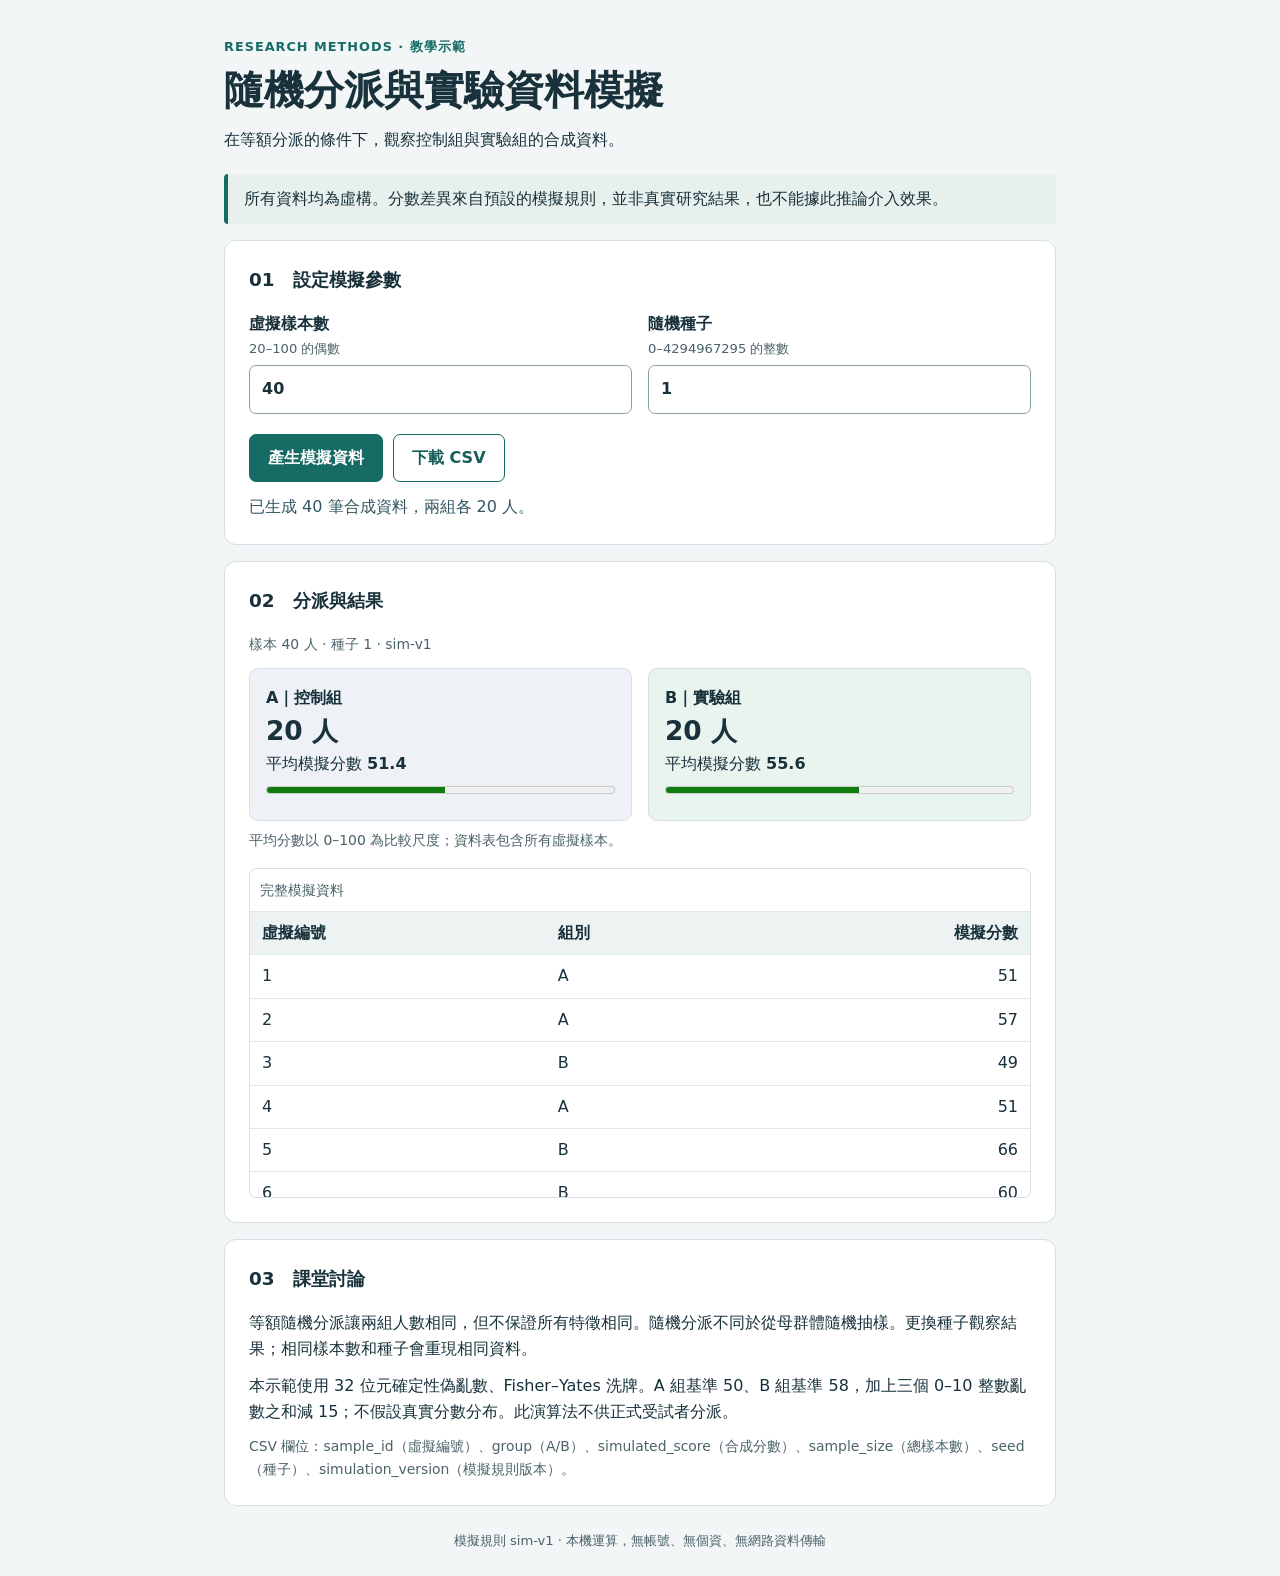
<file: index.html>
<!doctype html>
<html lang="zh-Hant">
<head>
<meta charset="utf-8">
<meta name="viewport" content="width=device-width, initial-scale=1">
<meta http-equiv="Content-Security-Policy" content="default-src 'none'; script-src 'self'; style-src 'self'; connect-src 'none'; base-uri 'none'; form-action 'none'">
<title>研究方法互動教學｜隨機分派</title>
<link rel="stylesheet" href="style.css">
<script defer src="app.js"></script>
</head>
<body>
<main>
  <header><p class="eyebrow">RESEARCH METHODS · 教學示範</p><h1>隨機分派與實驗資料模擬</h1><p>在等額分派的條件下，觀察控制組與實驗組的合成資料。</p></header>
  <p class="notice">所有資料均為虛構。分數差異來自預設的模擬規則，並非真實研究結果，也不能據此推論介入效果。</p>
  <section class="panel" aria-labelledby="config-title">
    <h2 id="config-title">01　設定模擬參數</h2>
    <form id="simulation" novalidate>
      <div class="fields">
        <label for="sample">虛擬樣本數 <span>20–100 的偶數</span><input id="sample" inputmode="numeric" maxlength="3" value="40" required aria-describedby="status"></label>
        <label for="seed">隨機種子 <span>0–4294967295 的整數</span><input id="seed" inputmode="numeric" maxlength="10" value="1" required aria-describedby="status"></label>
      </div>
      <div class="actions"><button type="submit" id="generate">產生模擬資料</button><button type="button" class="secondary" id="download" disabled>下載 CSV</button></div>
      <p id="status" role="status" aria-live="polite"></p>
    </form>
  </section>
  <section class="panel" aria-labelledby="result-title" id="results" hidden>
    <h2 id="result-title">02　分派與結果</h2>
    <p id="run-info" class="muted"></p>
    <div class="groups">
      <div class="group a"><h3>A｜控制組</h3><p id="count-a" class="count"></p><p>平均模擬分數 <strong id="mean-a"></strong></p><meter id="bar-a" min="0" max="100" aria-label="控制組平均模擬分數"></meter></div>
      <div class="group b"><h3>B｜實驗組</h3><p id="count-b" class="count"></p><p>平均模擬分數 <strong id="mean-b"></strong></p><meter id="bar-b" min="0" max="100" aria-label="實驗組平均模擬分數"></meter></div>
    </div>
    <p class="muted">平均分數以 0–100 為比較尺度；資料表包含所有虛擬樣本。</p>
    <div class="table-scroll" tabindex="0" role="region" aria-label="完整合成資料表，可捲動">
      <table><caption>完整模擬資料</caption><thead><tr><th scope="col">虛擬編號</th><th scope="col">組別</th><th scope="col">模擬分數</th></tr></thead><tbody id="rows"></tbody></table>
    </div>
  </section>
  <section class="panel learning" aria-labelledby="learn-title"><h2 id="learn-title">03　課堂討論</h2><p>等額隨機分派讓兩組人數相同，但不保證所有特徵相同。隨機分派不同於從母群體隨機抽樣。更換種子觀察結果；相同樣本數和種子會重現相同資料。</p><p>本示範使用 32 位元確定性偽亂數、Fisher–Yates 洗牌。A 組基準 50、B 組基準 58，加上三個 0–10 整數亂數之和減 15；不假設真實分數分布。此演算法不供正式受試者分派。</p><p class="muted">CSV 欄位：sample_id（虛擬編號）、group（A/B）、simulated_score（合成分數）、sample_size（總樣本數）、seed（種子）、simulation_version（模擬規則版本）。</p></section>
  <footer>模擬規則 sim-v1 · 本機運算，無帳號、無個資、無網路資料傳輸</footer>
</main>
</body>
</html>
</file>
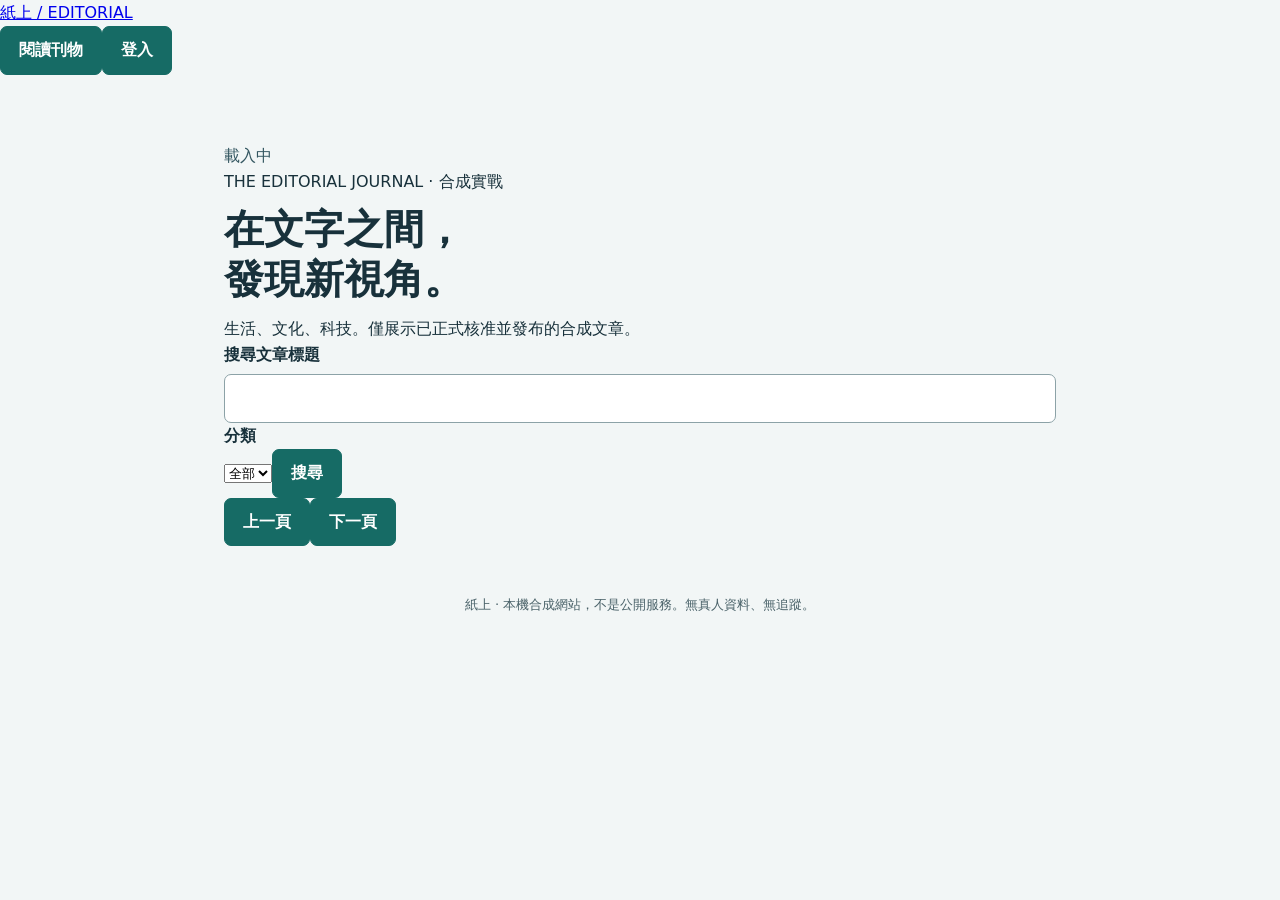
<file: examples/editorial-site/index.html>
<!doctype html>
<html lang="zh-Hant"><head><meta charset="utf-8"><meta name="viewport" content="width=device-width,initial-scale=1">
<title>紙上｜編輯與刊物</title><link rel="stylesheet" href="/style.css"><script src="/app.js" defer></script></head>
<body><header><a class="brand" href="/">紙上<span> / EDITORIAL</span></a><nav><button id="public-nav">閱讀刊物</button><button id="work-nav" hidden>編輯工作台</button><button id="login-nav">登入</button><button id="logout" hidden>登出</button></nav></header>
<main>
<p id="status" role="status" aria-live="polite">載入中</p>
<section id="public-panel">
<div class="hero"><p>THE EDITORIAL JOURNAL · 合成實戰</p><h1>在文字之間，<br>發現新視角。</h1><p>生活、文化、科技。僅展示已正式核准並發布的合成文章。</p></div>
<form id="search-form"><label for="search">搜尋文章標題</label><input id="search" maxlength="120"><label for="filter">分類</label><select id="filter"><option value="">全部</option><option>生活</option><option>文化</option><option>科技</option></select><button>搜尋</button></form>
<div id="articles"></div><div class="pager"><button id="prev">上一頁</button><span id="page-label"></span><button id="next">下一頁</button></div>
<article id="article-detail" hidden><button id="close-detail">返回文章列表</button><p id="detail-category"></p><h2 id="detail-title"></h2><p id="detail-body" class="body-text"></p></article>
</section>
<section id="login-panel" hidden><h1>編輯工作台登入</h1><form id="login-form"><label for="username">合成帳號</label><input id="username" autocomplete="username" required maxlength="80"><label for="password">密碼</label><input id="password" type="password" autocomplete="current-password" required maxlength="128"><button>登入</button></form></section>
<section id="work-panel" hidden><h1 id="workspace-title">工作台</h1><button id="refresh">重新讀取</button>
<section id="create-panel" hidden><h2>新增文章</h2><form id="create-form"><label for="new-title">標題</label><input id="new-title" required maxlength="120"><label for="new-category">分類</label><select id="new-category"><option>生活</option><option>文化</option><option>科技</option></select><label for="new-body">內文（純文字）</label><textarea id="new-body" required maxlength="10000"></textarea><button>儲存草稿</button></form></section>
<h2>文章與修訂歷史</h2><div id="revisions"></div><h2>操作歷史</h2><div id="events"></div>
</section>
<section id="reconcile-panel" hidden><h2>操作結果未明</h2><p>暫停寫入，先查操作收據。禁止盲目重送。</p><button id="reconcile">唯讀查詢收據</button><p id="reconcile-status" role="status"></p></section>
</main><footer>紙上 · 本機合成網站，不是公開服務。無真人資料、無追蹤。</footer></body></html>
</file>
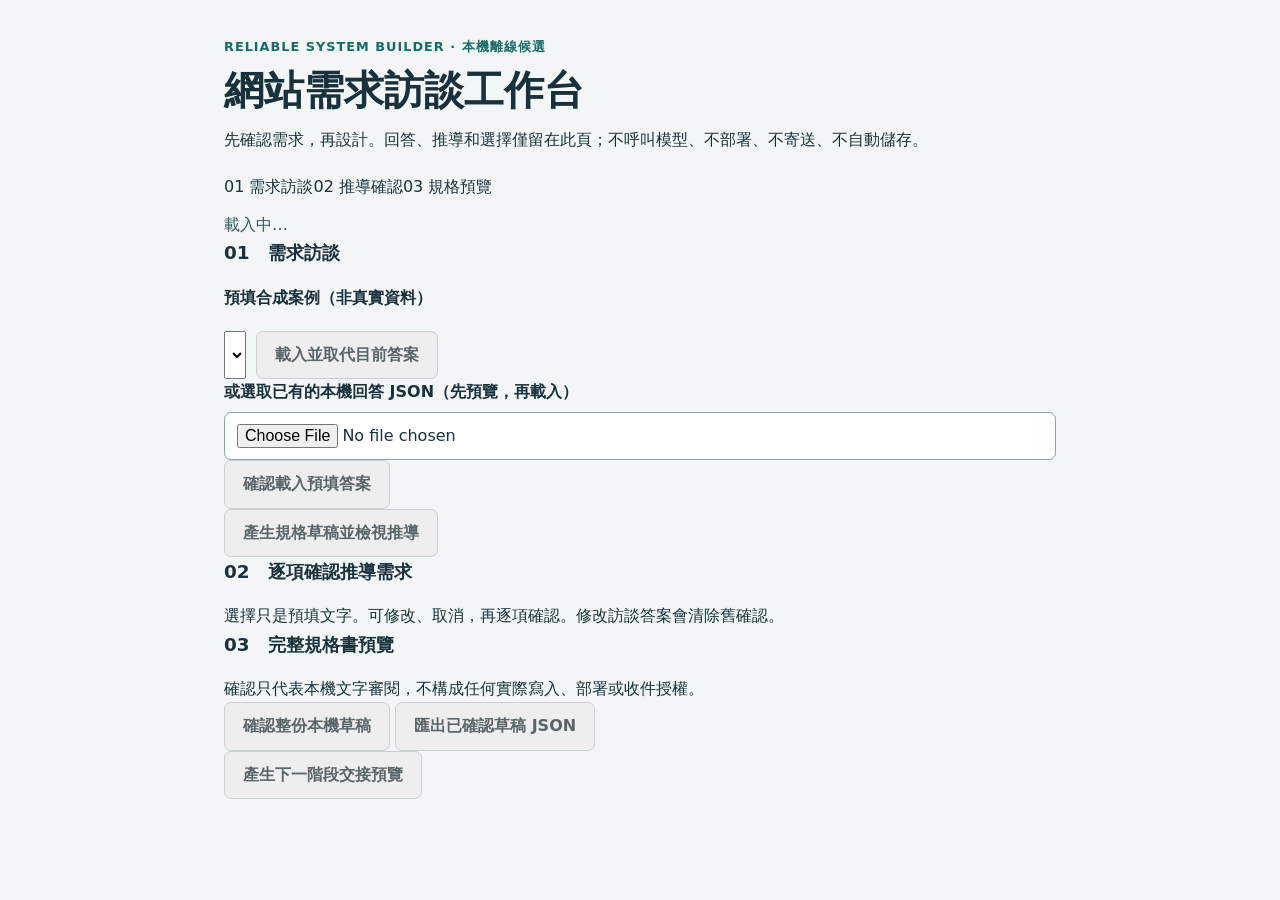
<file: examples/website-intake/index.html>
<!doctype html>
<html lang="zh-Hant"><head><meta charset="utf-8"><meta name="viewport" content="width=device-width,initial-scale=1">
<title>網站需求訪談工作台</title><link rel="stylesheet" href="/style.css"><script src="/app.js" defer></script></head>
<body><main>
<header><p class="eyebrow">RELIABLE SYSTEM BUILDER · 本機離線候選</p><h1>網站需求訪談工作台</h1><p>先確認需求，再設計。回答、推導和選擇僅留在此頁；不呼叫模型、不部署、不寄送、不自動儲存。</p></header>
<nav aria-label="流程階段"><span>01 需求訪談</span><span>02 推導確認</span><span>03 規格預覽</span></nav>
<p id="status" role="status" aria-live="polite">載入中…</p>
<section><h2>01　需求訪談</h2><label for="example">預填合成案例（非真實資料）</label><div class="actions"><select id="example"></select><button id="load-example" disabled>載入並取代目前答案</button></div>
<label for="import-file">或選取已有的本機回答 JSON（先預覽，再載入）</label><input id="import-file" type="file" accept=".json,application/json"><button id="apply-import" disabled>確認載入預填答案</button><pre id="import-preview" hidden></pre>
<p id="progress"></p><div id="questions"></div><button id="generate" class="primary" disabled>產生規格草稿並檢視推導</button></section>
<section><h2>02　逐項確認推導需求</h2><p>選擇只是預填文字。可修改、取消，再逐項確認。修改訪談答案會清除舊確認。</p><div id="reviews"></div></section>
<section><h2>03　完整規格書預覽</h2><p>確認只代表本機文字審閱，不構成任何實際寫入、部署或收件授權。</p><div id="preview" class="preview"></div><button id="finalize" class="primary" disabled>確認整份本機草稿</button> <button id="export" disabled>匯出已確認草稿 JSON</button><p id="final-status" role="status"></p><button id="handoff" disabled>產生下一階段交接預覽</button><p id="handoff-status" role="status"></p><pre id="handoff-preview" hidden></pre></section>
</main></body></html>
</file>
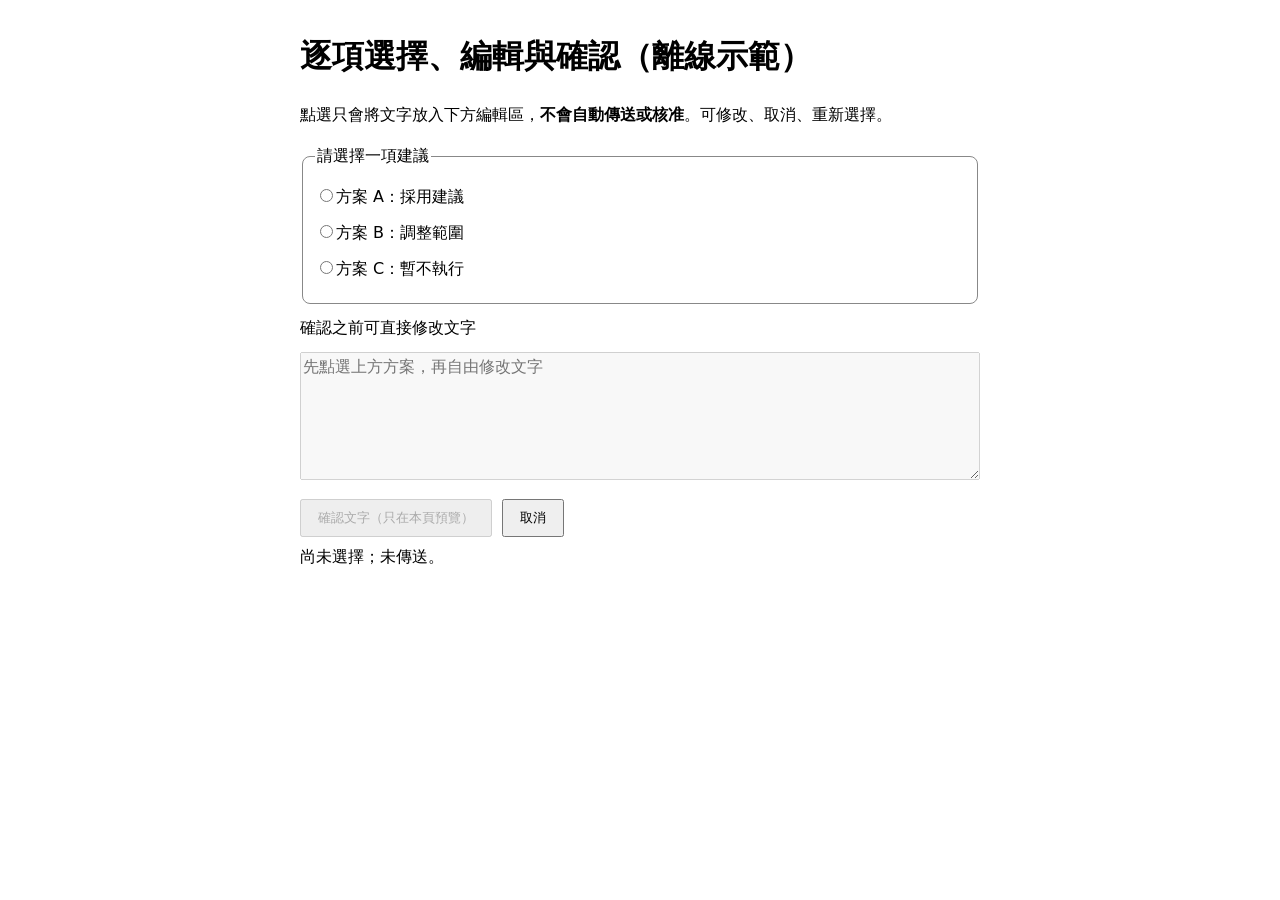
<file: examples/editable-decision-review.html>
<!doctype html>
<html lang="zh-Hant"><head><meta charset="utf-8">
<meta name="viewport" content="width=device-width,initial-scale=1">
<title>逐項選擇、可編輯後確認｜示範</title>
<style>body{font:16px/1.55 system-ui,sans-serif;max-width:680px;margin:2rem auto;padding:0 1rem}fieldset{border:1px solid #888;border-radius:8px}label{display:block;margin:.7rem 0;cursor:pointer}textarea{width:100%;min-height:8rem;box-sizing:border-box;font:inherit}button{padding:.5rem 1rem;margin:.7rem .6rem .5rem 0}output{display:block;white-space:pre-wrap;overflow-wrap:anywhere}</style></head>
<body><main><h1>逐項選擇、編輯與確認（離線示範）</h1>
<p>點選只會將文字放入下方編輯區，<strong>不會自動傳送或核准</strong>。可修改、取消、重新選擇。</p>
<fieldset><legend>請選擇一項建議</legend>
<label><input type="radio" name="decision" value="A" data-draft="接受建議，但請先確認需求規格與驗收條件。">方案 A：採用建議</label>
<label><input type="radio" name="decision" value="B" data-draft="調整建議：保留必要功能，其餘先列入後續版本。">方案 B：調整範圍</label>
<label><input type="radio" name="decision" value="C" data-draft="先不要執行；請標記待確認的事項並說明風險。">方案 C：暫不執行</label>
</fieldset>
<label for="draft">確認之前可直接修改文字</label>
<textarea id="draft" aria-label="可編輯回覆" placeholder="先點選上方方案，再自由修改文字" disabled></textarea>
<div><button type="button" id="confirm" disabled>確認文字（只在本頁預覽）</button><button type="button" id="cancel">取消</button></div>
<output id="preview" role="status" aria-live="polite">尚未選擇；未傳送。</output>
<script>
"use strict";
const input=document.getElementById("draft");
const ok=document.getElementById("confirm");
const preview=document.getElementById("preview");
document.querySelectorAll('input[name="decision"]').forEach(el=>{
  el.addEventListener("change",()=>{
    input.value=el.dataset.draft;input.disabled=false;
    ok.disabled=false;preview.textContent="已選擇；請檢查並編輯，尚未送出。";
  });
});
input.addEventListener("input",()=>{
  if(input.disabled)return;
  ok.disabled=!input.value.trim();
  preview.textContent=ok.disabled?"文字不可空白；尚未送出。":"文字已修改；請重新確認，尚未送出。";
});
ok.addEventListener("click",()=>{
  if(!input.disabled && input.value.trim())
    preview.textContent="已確認文字（僅本地預覽，未傳送）：\n"+input.value;
});
document.getElementById("cancel").addEventListener("click",()=>{
  document.querySelectorAll('input[name="decision"]').forEach(el=>{el.checked=false;});
  input.value="";input.disabled=true;ok.disabled=true;
  preview.textContent="已取消；未傳送。";
});
</script></main></body></html>
</file>
<file: style.css>
:root{color-scheme:light;font-family:system-ui,"Microsoft JhengHei",sans-serif;color:#18313b;background:#f2f6f6;line-height:1.65;--teal:#166b65;--border:#d4e0e1}
*{box-sizing:border-box}body{margin:0}main{max-width:880px;margin:auto;padding:36px 24px 24px}h1,h2,h3,p{margin:0}h1{font-size:clamp(1.65rem,4vw,2.5rem);line-height:1.25;margin:8px 0 12px}h2{font-size:1.15rem;margin-bottom:16px}h3{font-size:1rem}.eyebrow{font-size:.8rem;letter-spacing:.08em;font-weight:700;color:var(--teal)}header{margin-bottom:20px}.notice{background:#e7f0ec;border-left:4px solid var(--teal);padding:12px 16px;margin-bottom:16px;border-radius:4px}.panel{background:white;border:1px solid var(--border);border-radius:12px;padding:24px;margin:16px 0}.fields,.groups{display:grid;grid-template-columns:repeat(2,minmax(0,1fr));gap:16px}label{display:block;font-weight:650}label span{display:block;font-size:.82rem;color:#4a6269;font-weight:400}input{width:100%;padding:10px 12px;margin-top:6px;border:1px solid #8ca2a7;border-radius:7px;font:inherit;color:inherit;background:white;min-height:44px}input[aria-invalid=true]{border:2px solid #a32929}.actions{display:flex;flex-wrap:wrap;gap:10px;margin-top:20px}button{font:inherit;font-weight:650;border:1px solid #166b65;border-radius:7px;background:#166b65;color:white;padding:10px 18px;min-height:44px;cursor:pointer}.secondary{background:white;color:#155e59}button:disabled{background:#eee;color:#596568;border-color:#cad0d1;cursor:not-allowed}:focus-visible{outline:3px solid #995b04;outline-offset:3px}#status{min-height:1.6em;margin-top:12px;color:#335660}#status.error{color:#a32929}#run-info{margin-bottom:12px}.group{border-radius:9px;padding:16px;background:#eef2f7;border:1px solid #d5e0eb}.group.b{background:#eaf4ef;border-color:#cfe4d8}.count{font-size:1.65rem;font-weight:700;line-height:1.5}.group strong{font-variant-numeric:tabular-nums}meter{width:100%;height:16px;accent-color:var(--teal)}.muted{color:#4a6269;font-size:.87rem;margin-top:8px}.table-scroll{max-height:330px;overflow:auto;margin-top:16px;border:1px solid var(--border);border-radius:7px}table{border-collapse:collapse;width:100%;font-variant-numeric:tabular-nums}caption{text-align:left;padding:10px;font-size:.85rem;color:#4a6269}th,td{text-align:left;padding:8px 12px;border-top:1px solid #e1e8e8}thead{position:sticky;top:0;background:#edf3f3}td:last-child,th:last-child{text-align:right}.learning p+p{margin-top:10px}footer{font-size:.82rem;color:#4a6269;text-align:center;margin-top:24px}[hidden]{display:none!important}@media(max-width:560px){main{padding:22px 14px}.panel{padding:16px}.fields{grid-template-columns:1fr}.groups{gap:8px}.group{padding:10px}.actions button{flex:1 1 100%}th,td{padding:7px 9px}}
</file>
